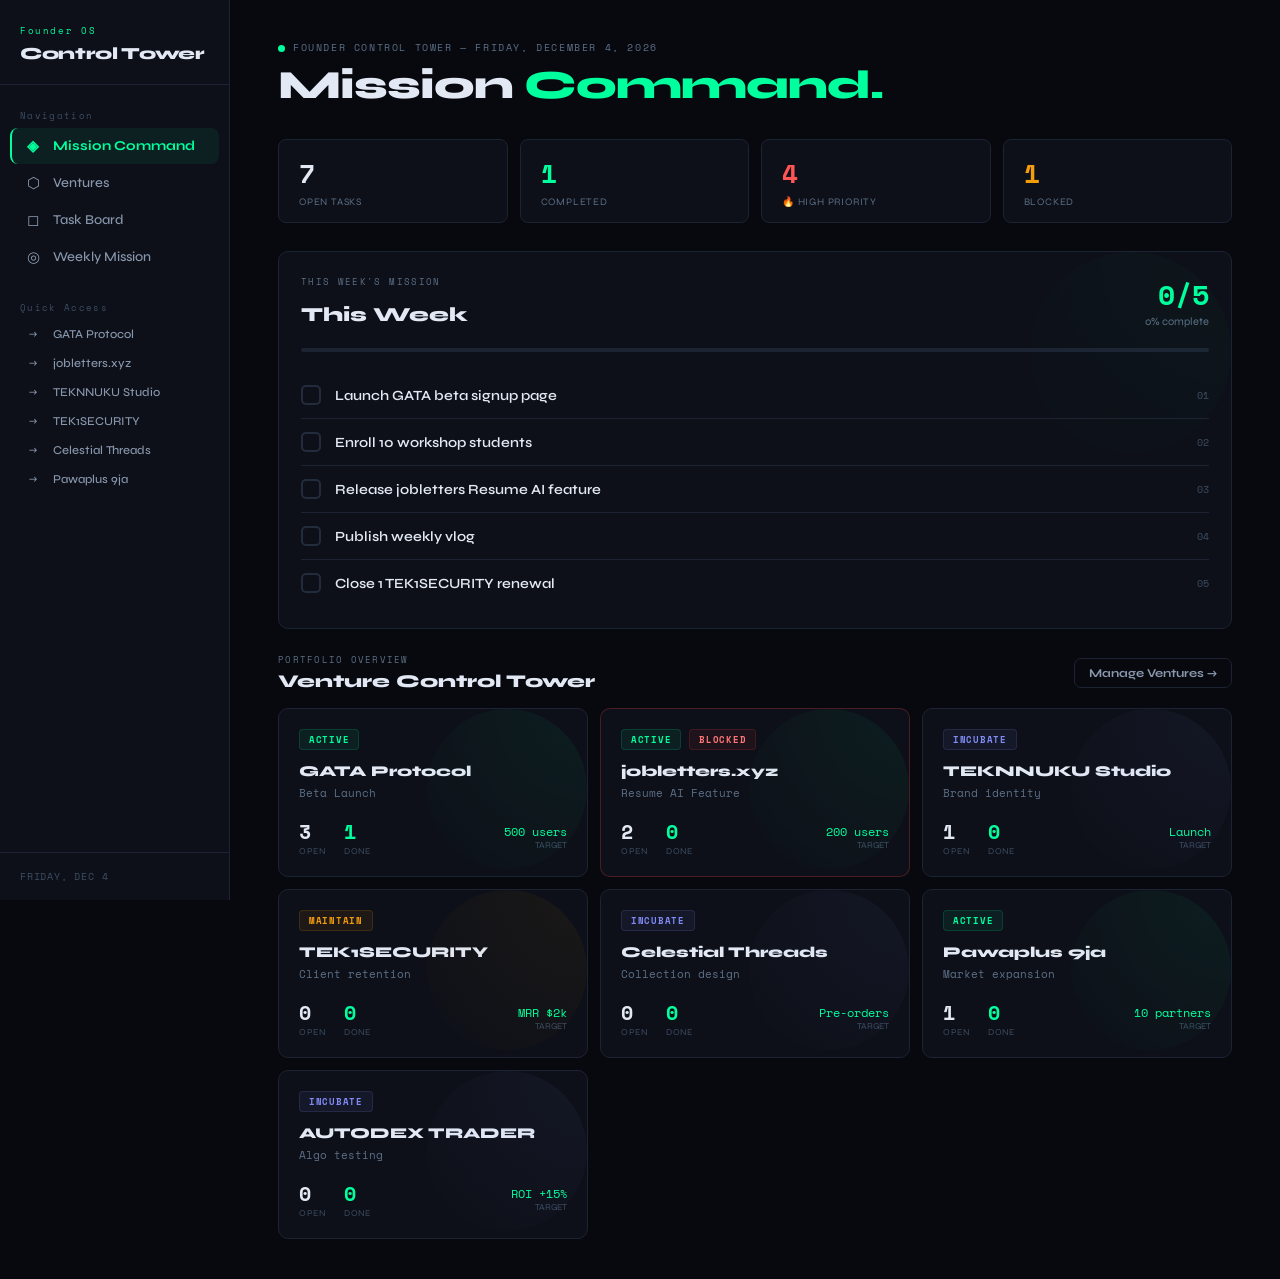
<file: index.html>
<!DOCTYPE html>
<html lang="en">
<head>
<meta charset="UTF-8"/>
<meta name="viewport" content="width=device-width,initial-scale=1.0"/>
<title>Founder OS — Control Tower</title>
<link rel="preconnect" href="https://fonts.googleapis.com"/>
<link rel="preconnect" href="https://fonts.gstatic.com" crossorigin/>
<link href="https://fonts.googleapis.com/css2?family=Space+Mono:wght@400;700&family=Syne:wght@400;600;700;800&display=swap" rel="stylesheet"/>
<style>
*,*::before,*::after{box-sizing:border-box;margin:0;padding:0}
:root{
  --bg:#07090e;--surface:#0d1018;--surface2:#12161f;--surface3:#181d28;
  --border:#1c2333;--border2:#232c3d;
  --accent:#00ff9d;--accent-dim:#00cc7a;
  --danger:#ff4444;--warn:#f59e0b;--purple:#818cf8;
  --text:#e2e8f4;--muted:#3d4d63;--muted2:#5c6f87;--muted3:#8897ad;
  --font-head:'Syne',sans-serif;--font-mono:'Space Mono',monospace;
  --radius:10px;--sidebar-w:230px;
}
html{scroll-behavior:smooth}
body{font-family:var(--font-head);background:var(--bg);color:var(--text);min-height:100vh;overflow-x:hidden}
::-webkit-scrollbar{width:4px;height:4px}
::-webkit-scrollbar-track{background:var(--bg)}
::-webkit-scrollbar-thumb{background:var(--border2);border-radius:2px}

@keyframes fadeUp{from{opacity:0;transform:translateY(12px)}to{opacity:1;transform:translateY(0)}}
@keyframes spin{to{transform:rotate(360deg)}}
@keyframes pulseDot{0%,100%{opacity:1;transform:scale(1)}50%{opacity:.4;transform:scale(.7)}}
@keyframes fadeIn{from{opacity:0}to{opacity:1}}

.fade-up{animation:fadeUp .35s ease both}
.fade-up-2{animation:fadeUp .35s .07s ease both}
.fade-up-3{animation:fadeUp .35s .14s ease both}
.fade-up-4{animation:fadeUp .35s .21s ease both}

/* Layout */
.app{display:flex;min-height:100vh}
.sidebar{
  width:var(--sidebar-w);background:var(--surface);border-right:1px solid var(--border);
  position:fixed;top:0;left:0;bottom:0;display:flex;flex-direction:column;z-index:200;
  transition:transform .2s ease;
}
.sb-brand{padding:24px 20px 20px;border-bottom:1px solid var(--border)}
.sb-tag{font-family:var(--font-mono);font-size:9px;color:var(--accent);letter-spacing:.18em;margin-bottom:6px}
.sb-name{font-weight:800;font-size:17px;letter-spacing:-.02em}
.sb-nav{flex:1;padding:14px 10px;overflow-y:auto}
.sb-section{font-family:var(--font-mono);font-size:9px;color:var(--muted);letter-spacing:.15em;padding:10px 10px 6px}
.nav-btn{
  display:flex;align-items:center;gap:11px;width:100%;padding:9px 12px;margin-bottom:1px;
  border-radius:8px;border:none;border-left:2px solid transparent;background:transparent;
  color:var(--muted3);font-family:var(--font-head);font-weight:500;font-size:13.5px;
  cursor:pointer;text-align:left;transition:all .15s ease;
}
.nav-btn:hover{background:var(--surface2);color:var(--text)}
.nav-btn.active{background:#00ff9d10;color:var(--accent);border-left-color:var(--accent);font-weight:700}
.nav-icon{font-size:15px;width:18px;text-align:center;flex-shrink:0}
.sb-footer{padding:16px 20px;border-top:1px solid var(--border);font-family:var(--font-mono);font-size:10px;color:var(--muted);letter-spacing:.08em}

.main{margin-left:var(--sidebar-w);flex:1;padding:40px 48px;min-height:100vh}

/* Mobile */
.topbar{display:none;position:fixed;top:0;left:0;right:0;height:56px;background:var(--surface);border-bottom:1px solid var(--border);z-index:300;align-items:center;padding:0 16px;justify-content:space-between}
.topbar-brand{font-weight:800;font-size:15px}
.hamburger{background:none;border:none;color:var(--text);font-size:22px;cursor:pointer;padding:6px;line-height:1}
.mobile-nav{display:none;position:fixed;bottom:0;left:0;right:0;background:var(--surface);border-top:1px solid var(--border);z-index:200;padding:8px 0 14px}
.mobile-nav-items{display:flex}
.mnav-btn{flex:1;display:flex;flex-direction:column;align-items:center;gap:4px;background:none;border:none;color:var(--muted);cursor:pointer;padding:4px 0;font-family:var(--font-head);font-size:9px;font-weight:700;letter-spacing:.05em;transition:color .15s}
.mnav-btn.active{color:var(--accent)}
.mnav-icon{font-size:19px}
.sb-overlay{display:none;position:fixed;inset:0;background:#000a;z-index:150}

/* Cards */
.card{background:var(--surface);border:1px solid var(--border);border-radius:var(--radius);padding:22px}
.card-label{font-family:var(--font-mono);font-size:9px;color:var(--muted2);letter-spacing:.15em;text-transform:uppercase;margin-bottom:14px}

/* Page header */
.page-sup{font-family:var(--font-mono);font-size:10px;color:var(--muted2);letter-spacing:.16em;text-transform:uppercase;margin-bottom:8px}
.page-title{font-weight:800;font-size:clamp(26px,4vw,40px);letter-spacing:-.025em;line-height:1.1}
.accent{color:var(--accent)}
.page-header{margin-bottom:32px}

/* Stat row */
.stat-row{display:flex;gap:12px;flex-wrap:wrap;margin-bottom:28px}
.stat-chip{background:var(--surface);border:1px solid var(--border);border-radius:8px;padding:14px 20px;display:flex;flex-direction:column;gap:4px;flex:1;min-width:110px}
.chip-val{font-family:var(--font-mono);font-size:26px;font-weight:700}
.chip-lbl{font-size:10px;color:var(--muted2);letter-spacing:.08em;text-transform:uppercase}

/* Buttons */
.btn{cursor:pointer;font-family:var(--font-head);font-weight:700;border-radius:7px;border:none;transition:all .15s ease;display:inline-flex;align-items:center;gap:7px;white-space:nowrap}
.btn-sm{padding:7px 14px;font-size:12px}
.btn-md{padding:10px 20px;font-size:13px}
.btn-lg{padding:13px 26px;font-size:14px}
.btn-primary{background:var(--accent);color:#000;letter-spacing:.03em}
.btn-primary:hover{background:var(--accent-dim);transform:translateY(-1px)}
.btn-ghost{background:transparent;border:1px solid var(--border);color:var(--muted3)}
.btn-ghost:hover{border-color:var(--border2);color:var(--text)}
.btn-danger{background:transparent;border:1px solid #ff444428;color:var(--danger)}
.btn-danger:hover{background:#ff444412}

/* Form */
input,textarea,select{background:var(--surface2);border:1px solid var(--border);color:var(--text);font-family:var(--font-mono);font-size:12px;border-radius:7px;padding:10px 14px;outline:none;width:100%;transition:border-color .15s,box-shadow .15s}
input:focus,textarea:focus,select:focus{border-color:var(--accent);box-shadow:0 0 0 3px #00ff9d14}
input::placeholder,textarea::placeholder{color:var(--muted)}
select option{background:var(--surface2)}
textarea{resize:vertical;line-height:1.7}
.form-row{display:flex;gap:10px;flex-wrap:wrap}
.form-group{display:flex;flex-direction:column;gap:6px;flex:1;min-width:160px}
.form-label{font-family:var(--font-mono);font-size:10px;color:var(--muted2);letter-spacing:.1em}

/* Tags */
.tag{display:inline-flex;align-items:center;font-family:var(--font-mono);font-size:9px;font-weight:700;letter-spacing:.08em;padding:3px 9px;border-radius:4px;text-transform:uppercase}
.tag-active{background:#00ff9d12;color:var(--accent);border:1px solid #00ff9d25}
.tag-maintain{background:#f59e0b12;color:var(--warn);border:1px solid #f59e0b25}
.tag-incubate{background:#818cf812;color:var(--purple);border:1px solid #818cf825}
.tag-blocked{background:#ff444412;color:#ff7777;border:1px solid #ff444428}
.tag-done{background:#00ff9d10;color:var(--accent);border:1px solid #00ff9d20}
.tag-pending{background:#ffffff08;color:var(--muted3);border:1px solid var(--border)}

/* Progress */
.prog-track{height:4px;background:var(--border);border-radius:2px;overflow:hidden}
.prog-fill{height:100%;border-radius:2px;background:linear-gradient(90deg,var(--accent),#00ccff);transition:width .6s cubic-bezier(.4,0,.2,1)}

/* Venture card */
.v-card{background:var(--surface);border:1px solid var(--border);border-radius:var(--radius);padding:20px;cursor:pointer;position:relative;overflow:hidden;transition:border-color .15s,transform .15s}
.v-card:hover{transform:translateY(-2px)}
.v-glow{position:absolute;top:0;right:0;width:160px;height:160px;pointer-events:none;border-radius:50%;transition:opacity .15s}
.v-name{font-weight:800;font-size:15px;margin-bottom:5px}
.v-obj{font-family:var(--font-mono);font-size:11px;color:var(--muted2);margin-bottom:16px}
.v-stats{display:flex;gap:18px;align-items:center}
.v-stat-val{font-family:var(--font-mono);font-size:20px;font-weight:700}
.v-stat-lbl{font-size:9px;color:var(--muted);letter-spacing:.1em}
.v-metric{margin-left:auto;text-align:right}
.v-metric-val{font-family:var(--font-mono);font-size:12px;color:var(--accent)}
.v-metric-lbl{font-size:9px;color:var(--muted)}

/* Task item */
.task-item{display:flex;align-items:center;gap:13px;background:var(--surface);border:1px solid var(--border);border-radius:8px;padding:13px 16px;transition:border-color .15s,opacity .15s}
.task-item.done{opacity:.5}
.task-item:hover{border-color:var(--border2)}
.task-title{flex:1;font-weight:600;font-size:14px}
.task-item.done .task-title{text-decoration:line-through;color:var(--muted)}
.task-actions{display:flex;gap:8px;align-items:center;opacity:0;transition:opacity .15s}
.task-item:hover .task-actions{opacity:1}

/* Checkbox */
.chk{width:20px;height:20px;border:2px solid var(--border2);border-radius:5px;flex-shrink:0;display:flex;align-items:center;justify-content:center;cursor:pointer;transition:all .15s}
.chk.on{background:var(--accent);border-color:var(--accent)}
.chk.on::after{content:'✓';font-size:12px;color:#000;font-weight:900}
.chk:hover:not(.on){border-color:var(--accent)}

/* Mission item */
.m-item{display:flex;align-items:center;gap:14px;padding:13px 0;border-bottom:1px solid var(--border);cursor:pointer}
.m-item:last-child{border-bottom:none}
.m-item.done .m-text{text-decoration:line-through;color:var(--muted)}
.m-text{font-weight:600;font-size:14px;flex:1}
.m-num{font-family:var(--font-mono);font-size:10px;color:var(--muted);margin-left:auto}

/* Table */
.dtable{width:100%;border-collapse:collapse}
.dtable th{text-align:left;padding:10px 14px;font-family:var(--font-mono);font-size:9px;color:var(--muted2);letter-spacing:.14em;text-transform:uppercase;border-bottom:1px solid var(--border);white-space:nowrap}
.dtable td{padding:13px 14px;border-bottom:1px solid var(--border);font-size:13.5px;vertical-align:middle}
.dtable tr:last-child td{border-bottom:none}
.dtable tbody tr{transition:background .15s}
.dtable tbody tr:hover{background:var(--surface2)}

/* Filter pill */
.fpill{padding:6px 15px;border-radius:6px;border:1px solid var(--border);background:transparent;color:var(--muted2);font-family:var(--font-head);font-weight:700;font-size:11px;letter-spacing:.06em;cursor:pointer;transition:all .15s}
.fpill:hover{border-color:var(--border2);color:var(--text)}
.fpill.on{border-color:var(--accent);background:#00ff9d12;color:var(--accent)}

/* Section header */
.sec-header{display:flex;justify-content:space-between;align-items:center;margin-bottom:16px;flex-wrap:wrap;gap:10px}
.sec-title{font-weight:800;font-size:18px}
.sec-sup{font-family:var(--font-mono);font-size:9px;color:var(--muted2);letter-spacing:.14em;margin-bottom:4px}

/* Grid */
.grid3{display:grid;grid-template-columns:repeat(auto-fill,minmax(240px,1fr));gap:12px}
.grid2{display:grid;grid-template-columns:repeat(auto-fill,minmax(300px,1fr));gap:14px}

/* Utils */
.flex{display:flex}.items-c{align-items:center}.jc-between{justify-content:space-between}
.gap-8{gap:8px}.gap-12{gap:12px}.gap-16{gap:16px}.flex-1{flex:1}.flex-wrap{flex-wrap:wrap}
.mb-8{margin-bottom:8px}.mb-12{margin-bottom:12px}.mb-16{margin-bottom:16px}
.mb-20{margin-bottom:20px}.mb-24{margin-bottom:24px}.mb-32{margin-bottom:32px}
.mt-8{margin-top:8px}.mt-12{margin-top:12px}.mt-16{margin-top:16px}.mt-20{margin-top:20px}
.overflow-x{overflow-x:auto}
.live-dot{width:7px;height:7px;border-radius:50%;background:var(--accent);animation:pulseDot 2s ease-in-out infinite;flex-shrink:0;display:inline-block}
.back-btn{display:inline-flex;align-items:center;gap:8px;background:none;border:none;color:var(--muted2);font-family:var(--font-head);font-size:13px;cursor:pointer;margin-bottom:22px;padding:0;transition:color .15s}
.back-btn:hover{color:var(--text)}
.spinner{width:22px;height:22px;border:2px solid var(--border);border-top-color:var(--accent);border-radius:50%;animation:spin .8s linear infinite}
.loading-state{display:flex;align-items:center;justify-content:center;gap:12px;padding:60px;color:var(--muted2);font-family:var(--font-mono);font-size:12px}
.empty-state{text-align:center;padding:60px 20px;color:var(--muted)}
.empty-icon{font-size:36px;margin-bottom:14px;opacity:.4}
.empty-text{font-family:var(--font-mono);font-size:12px}
.divider{height:1px;background:var(--border);margin:24px 0}

/* Toast */
.toast-wrap{position:fixed;bottom:24px;right:24px;z-index:9999;display:flex;flex-direction:column;gap:8px}
.toast{background:var(--surface);border:1px solid var(--border);border-left:3px solid var(--accent);border-radius:8px;padding:12px 18px;font-family:var(--font-mono);font-size:12px;color:var(--text);animation:fadeUp .3s ease both;min-width:240px;transition:opacity .3s,transform .3s}
.toast.err{border-left-color:var(--danger)}

/* Workflow */
.wf-step{display:flex;gap:16px;align-items:flex-start;padding:14px 0;border-bottom:1px solid var(--border)}
.wf-step:last-child{border-bottom:none}
.wf-num{font-family:var(--font-mono);font-size:11px;color:var(--accent);flex-shrink:0;padding-top:2px;min-width:60px}
.wf-desc{font-size:14px;color:var(--muted3);line-height:1.5}

/* Firebase notice */
.fb-notice{background:#f59e0b10;border:1px solid #f59e0b30;border-radius:var(--radius);padding:16px 20px;margin-bottom:24px;font-family:var(--font-mono);font-size:11px;color:#f59e0b;line-height:1.7}

/* Responsive */
@media(max-width:768px){
  .sidebar{transform:translateX(-100%)}
  .sidebar.open{transform:translateX(0)}
  .topbar{display:flex}
  .mobile-nav{display:block}
  .main{margin-left:0;padding:76px 16px 90px}
  .stat-chip{min-width:90px}
  .grid2,.grid3{grid-template-columns:1fr}
  .dtable th:nth-child(4),.dtable td:nth-child(4){display:none}
}
</style>
</head>
<body>

<div class="app">

  <!-- Sidebar -->
  <aside class="sidebar" id="sidebar">
    <div class="sb-brand">
      <div class="sb-tag">Founder OS</div>
      <div class="sb-name">Control Tower</div>
    </div>
    <nav class="sb-nav">
      <div class="sb-section">Navigation</div>
      <button class="nav-btn active" data-page="dashboard"><span class="nav-icon">◈</span>Mission Command</button>
      <button class="nav-btn" data-page="ventures"><span class="nav-icon">⬡</span>Ventures</button>
      <button class="nav-btn" data-page="tasks"><span class="nav-icon">◻</span>Task Board</button>
      <button class="nav-btn" data-page="mission"><span class="nav-icon">◎</span>Weekly Mission</button>
      <div class="sb-section" style="margin-top:16px">Quick Access</div>
      <div id="quickLinks"></div>
    </nav>
    <div class="sb-footer" id="sidebarDate"></div>
  </aside>

  <div class="sb-overlay" id="overlay"></div>

  <!-- Mobile top bar -->
  <div class="topbar">
    <span class="topbar-brand">Founder OS</span>
    <button class="hamburger" id="menuBtn">☰</button>
  </div>

  <!-- Main -->
  <main class="main" id="main">
    <div class="loading-state"><div class="spinner"></div><span>Initializing Founder OS...</span></div>
  </main>

</div>

<!-- Mobile bottom nav -->
<nav class="mobile-nav">
  <div class="mobile-nav-items">
    <button class="mnav-btn active" data-page="dashboard"><span class="mnav-icon">◈</span>Dashboard</button>
    <button class="mnav-btn" data-page="ventures"><span class="mnav-icon">⬡</span>Ventures</button>
    <button class="mnav-btn" data-page="tasks"><span class="mnav-icon">◻</span>Tasks</button>
    <button class="mnav-btn" data-page="mission"><span class="mnav-icon">◎</span>Mission</button>
  </div>
</nav>

<!-- Toast container -->
<div class="toast-wrap" id="toasts"></div>

<script>
// ═══════════════════════════════════════════════════════════
//  FOUNDER OS — Single File App
//  All data uses localStorage by default.
//  To connect Firebase: fill in FIREBASE_CONFIG below.
// ═══════════════════════════════════════════════════════════

// ── Firebase Config ──────────────────────────────────────────
// Paste your Firebase project config here to enable cloud sync.
// Leave as-is to use localStorage (works fine for personal use).
const firebaseConfig = {
  apiKey:            "AIzaSyC78w7fvmlZK6fzg0Xpwq99DNDrcFURpj8",
  authDomain:        "founderos-c69cc.firebaseapp.com",
  projectId:         "founderos-c69cc",
  storageBucket:     "founderos-c69cc.firebasestorage.app",
  messagingSenderId: "555326494817",
  appId:             "1:555326494817:web:db434257de276dfbb07220"
};
// ─────────────────────────────────────────────────────────────

// ── Default seed data ─────────────────────────────────────────
const SEED = {
  ventures:[
    {id:"gata",      name:"GATA Protocol",    state:"Active",   currentObjective:"Beta Launch",        weeklyOutcome:"Signup page live",      keyMetric:"500 users",   blocked:false},
    {id:"jobletters",name:"jobletters.xyz",    state:"Active",   currentObjective:"Resume AI Feature",  weeklyOutcome:"AI draft live",         keyMetric:"200 users",   blocked:true},
    {id:"teknnuku",  name:"TEKNNUKU Studio",   state:"Incubate", currentObjective:"Brand identity",     weeklyOutcome:"Logo + site live",      keyMetric:"Launch",      blocked:false},
    {id:"tek1sec",   name:"TEK1SECURITY",      state:"Maintain", currentObjective:"Client retention",   weeklyOutcome:"3 renewals closed",     keyMetric:"MRR $2k",     blocked:false},
    {id:"celestial", name:"Celestial Threads", state:"Incubate", currentObjective:"Collection design",  weeklyOutcome:"5 designs done",        keyMetric:"Pre-orders",  blocked:false},
    {id:"pawaplus",  name:"Pawaplus 9ja",      state:"Active",   currentObjective:"Market expansion",   weeklyOutcome:"Partner deals signed",  keyMetric:"10 partners", blocked:false},
    {id:"autodex",   name:"AUTODEX TRADER",    state:"Incubate", currentObjective:"Algo testing",       weeklyOutcome:"Backtest results",      keyMetric:"ROI +15%",    blocked:false},
  ],
  tasks:[
    {id:"t1",ventureId:"gata",      title:"Finish GATANow UI",               priority:"high",   completed:false,createdAt:Date.now()-7000},
    {id:"t2",ventureId:"gata",      title:"Build community onboarding flow",  priority:"high",   completed:false,createdAt:Date.now()-6000},
    {id:"t3",ventureId:"gata",      title:"Fix GATA token integration",       priority:"medium", completed:false,createdAt:Date.now()-5000},
    {id:"t4",ventureId:"gata",      title:"Finish service listing system",    priority:"low",    completed:true, createdAt:Date.now()-4000},
    {id:"t5",ventureId:"jobletters",title:"Resume AI integration",            priority:"high",   completed:false,createdAt:Date.now()-3000},
    {id:"t6",ventureId:"jobletters",title:"Landing page redesign",            priority:"medium", completed:false,createdAt:Date.now()-2000},
    {id:"t7",ventureId:"teknnuku",  title:"Create website wireframes",        priority:"low",    completed:false,createdAt:Date.now()-1000},
    {id:"t8",ventureId:"pawaplus",  title:"Draft partner agreement",          priority:"high",   completed:false,createdAt:Date.now()},
  ],
  mission:{week:"This Week",outcomes:["Launch GATA beta signup page","Enroll 10 workshop students","Release jobletters Resume AI feature","Publish weekly vlog","Close 1 TEK1SECURITY renewal"],checked:{}}
};

// ── LocalStorage DB ───────────────────────────────────────────
const LS = "founder_os_v3";
function lsLoad(){try{const r=localStorage.getItem(LS);return r?JSON.parse(r):JSON.parse(JSON.stringify(SEED))}catch{return JSON.parse(JSON.stringify(SEED))}}
function lsSave(d){try{localStorage.setItem(LS,JSON.stringify(d))}catch(e){console.warn("LS save failed",e)}}
function uid(){return Math.random().toString(36).slice(2,10)}

// ── DB API (localStorage) ─────────────────────────────────────
const DB = {
  getVentures(){return lsLoad().ventures},
  addVenture(d){const s=lsLoad();const v={id:uid(),...d};s.ventures.push(v);lsSave(s);return v},
  updateVenture(id,d){const s=lsLoad();s.ventures=s.ventures.map(v=>v.id===id?{...v,...d}:v);lsSave(s)},
  deleteVenture(id){const s=lsLoad();s.ventures=s.ventures.filter(v=>v.id!==id);s.tasks=s.tasks.filter(t=>t.ventureId!==id);lsSave(s)},
  getTasks(vid){const s=lsLoad();return vid?s.tasks.filter(t=>t.ventureId===vid):s.tasks},
  addTask(d){const s=lsLoad();const t={id:uid(),...d,completed:false,createdAt:Date.now()};s.tasks.push(t);lsSave(s);return t},
  updateTask(id,d){const s=lsLoad();s.tasks=s.tasks.map(t=>t.id===id?{...t,...d}:t);lsSave(s)},
  deleteTask(id){const s=lsLoad();s.tasks=s.tasks.filter(t=>t.id!==id);lsSave(s)},
  getMission(){return lsLoad().mission},
  saveMission(d){const s=lsLoad();s.mission=d;lsSave(s)},
  updateChecked(checked){const s=lsLoad();s.mission.checked=checked;lsSave(s)},
};

// ── Toast ─────────────────────────────────────────────────────
function toast(msg,type){
  const c=document.getElementById("toasts");
  const el=document.createElement("div");
  el.className="toast"+(type==="err"?" err":"");
  el.textContent=msg;
  c.appendChild(el);
  setTimeout(()=>{el.style.opacity="0";el.style.transform="translateY(6px)"},2200);
  setTimeout(()=>el.remove(),2600);
}

// ── Navigation ────────────────────────────────────────────────
let currentVentureId=null;

function navigate(page,vid){
  if(vid)currentVentureId=vid;

  // Update nav buttons
  document.querySelectorAll(".nav-btn,[data-page]").forEach(el=>{
    if(el.dataset.page)el.classList.toggle("active",el.dataset.page===page);
  });

  // Close mobile sidebar
  document.getElementById("sidebar").classList.remove("open");
  document.getElementById("overlay").style.display="none";

  const main=document.getElementById("main");
  main.innerHTML='<div class="loading-state"><div class="spinner"></div><span>Loading...</span></div>';

  // Render selected page
  try{
    if(page==="dashboard") renderDashboard(main);
    else if(page==="ventures") renderVentures(main);
    else if(page==="tasks") renderTasks(main);
    else if(page==="mission") renderMission(main);
    else if(page==="board") renderBoard(main,currentVentureId);
  }catch(err){
    console.error(err);
    main.innerHTML='<div class="loading-state" style="color:var(--danger)">Error rendering page — check console.</div>';
  }
}

// ── Priority config ───────────────────────────────────────────
const PRI={
  high:  {icon:"🔥",label:"High Impact",cls:"priority-high",  color:"#ff5555"},
  medium:{icon:"⚡",label:"Medium",      cls:"priority-medium",color:"#f59e0b"},
  low:   {icon:"·", label:"Low",         cls:"priority-low",   color:"#5c6f87"},
};
const STATE_TAG={Active:"tag-active",Maintain:"tag-maintain",Incubate:"tag-incubate"};
const STATE_GLOW={Active:"#00ff9d",Maintain:"#f59e0b",Incubate:"#818cf8"};

// ══════════════════════════════════════════════════════════════
//  DASHBOARD
// ══════════════════════════════════════════════════════════════
function renderDashboard(el){
  const mission=DB.getMission();
  const ventures=DB.getVentures();
  const allTasks=DB.getTasks();
  const checked=mission.checked||{};
  const total=mission.outcomes?mission.outcomes.length:0;
  const doneCount=Object.values(checked).filter(Boolean).length;
  const pct=total?Math.round((doneCount/total)*100):0;

  const openByV={},doneByV={};
  allTasks.forEach(t=>{
    openByV[t.ventureId]=(openByV[t.ventureId]||0)+(t.completed?0:1);
    doneByV[t.ventureId]=(doneByV[t.ventureId]||0)+(t.completed?1:0);
  });

  const totalOpen=allTasks.filter(t=>!t.completed).length;
  const totalDone=allTasks.filter(t=>t.completed).length;
  const highOpen=allTasks.filter(t=>!t.completed&&t.priority==="high").length;
  const blocked=ventures.filter(v=>v.blocked).length;

  el.innerHTML=`
  <div>
    <div class="page-header fade-up">
      <div class="page-sup"><span class="live-dot" style="margin-right:8px;vertical-align:middle"></span>FOUNDER CONTROL TOWER — ${new Date().toLocaleDateString("en-US",{weekday:"long",month:"long",day:"numeric",year:"numeric"}).toUpperCase()}</div>
      <h1 class="page-title">Mission <span class="accent">Command.</span></h1>
    </div>

    <div class="stat-row fade-up-2">
      <div class="stat-chip"><span class="chip-val">${totalOpen}</span><span class="chip-lbl">Open Tasks</span></div>
      <div class="stat-chip"><span class="chip-val" style="color:var(--accent)">${totalDone}</span><span class="chip-lbl">Completed</span></div>
      <div class="stat-chip"><span class="chip-val" style="color:#ff5555">${highOpen}</span><span class="chip-lbl">🔥 High Priority</span></div>
      <div class="stat-chip"><span class="chip-val" style="color:var(--warn)">${blocked}</span><span class="chip-lbl">Blocked</span></div>
    </div>

    <div class="card fade-up-3 mb-24" style="position:relative;overflow:hidden">
      <div style="position:absolute;top:0;right:0;width:200px;height:200px;background:radial-gradient(circle at top right,#00ff9d07,transparent);pointer-events:none;border-radius:50%"></div>
      <div class="flex jc-between items-c mb-20">
        <div>
          <div class="card-label">THIS WEEK'S MISSION</div>
          <h2 style="font-weight:800;font-size:20px">${mission.week||"Weekly Outcomes"}</h2>
        </div>
        <div style="text-align:right">
          <div style="font-family:var(--font-mono);font-size:28px;font-weight:700;color:var(--accent)" id="mProg">${doneCount}/${total}</div>
          <div style="font-size:11px;color:var(--muted2)" id="mPct">${pct}% complete</div>
        </div>
      </div>
      <div class="prog-track mb-20"><div class="prog-fill" id="mBar" style="width:${pct}%"></div></div>
      <div id="mList">
        ${total===0?`<div class="empty-state"><div class="empty-icon">◎</div><div class="empty-text">No mission set yet.</div><button class="btn btn-sm btn-primary" style="margin-top:12px" onclick="navigate('mission')">Set Weekly Mission →</button></div>`
        :(mission.outcomes||[]).map((o,i)=>`
          <div class="m-item${checked[i]?' done':''}" data-mi="${i}">
            <div class="chk${checked[i]?' on':''}" data-mc="${i}"></div>
            <span class="m-text">${o}</span>
            <span class="m-num">${String(i+1).padStart(2,"0")}</span>
          </div>`).join("")}
      </div>
    </div>

    <div class="fade-up-4">
      <div class="sec-header">
        <div>
          <div class="sec-sup">PORTFOLIO OVERVIEW</div>
          <h2 class="sec-title">Venture Control Tower</h2>
        </div>
        <button class="btn btn-sm btn-ghost" onclick="navigate('ventures')">Manage Ventures →</button>
      </div>
      <div class="grid3">
        ${ventures.map(v=>{
          const open=openByV[v.id]||0,done=doneByV[v.id]||0;
          const glow=STATE_GLOW[v.state]||"#00ff9d";
          const tagCls=STATE_TAG[v.state]||"tag-active";
          return `<div class="v-card" onclick="navigate('board','${v.id}')" style="${v.blocked?'border-color:#ff444440':''}">
            <div class="v-glow" style="background:radial-gradient(circle at top right,${glow},transparent);opacity:.06"></div>
            <div class="flex gap-8 mb-12 flex-wrap"><span class="tag ${tagCls}">${v.state}</span>${v.blocked?'<span class="tag tag-blocked">Blocked</span>':''}</div>
            <div class="v-name">${v.name}</div>
            <div class="v-obj">${v.currentObjective||"—"}</div>
            <div class="v-stats">
              <div><div class="v-stat-val">${open}</div><div class="v-stat-lbl">OPEN</div></div>
              <div><div class="v-stat-val" style="color:var(--accent)">${done}</div><div class="v-stat-lbl">DONE</div></div>
              <div class="v-metric"><div class="v-metric-val">${v.keyMetric||"—"}</div><div class="v-metric-lbl">TARGET</div></div>
            </div>
          </div>`;
        }).join("")}
      </div>
    </div>
  </div>`;

  // Mission checkbox events
  el.querySelectorAll("[data-mc]").forEach(box=>{
    box.addEventListener("click",e=>{
      e.stopPropagation();
      const i=parseInt(box.dataset.mc);
      checked[i]=!checked[i];
      box.classList.toggle("on",checked[i]);
      box.closest(".m-item").classList.toggle("done",checked[i]);
      const nd=Object.values(checked).filter(Boolean).length;
      const np=total?Math.round((nd/total)*100):0;
      document.getElementById("mProg").textContent=`${nd}/${total}`;
      document.getElementById("mPct").textContent=`${np}% complete`;
      document.getElementById("mBar").style.width=np+"%";
      DB.updateChecked({...checked});
    });
  });

  // Venture card hover
  el.querySelectorAll(".v-card").forEach(card=>{
    const vid=card.getAttribute("onclick").match(/'board','(.+?)'/)[1];
    const v=ventures.find(x=>x.id===vid);
    if(!v)return;
    const glow=STATE_GLOW[v.state]||"#00ff9d";
    card.addEventListener("mouseenter",()=>{card.style.borderColor=v.blocked?"#ff444440":glow+"60"});
    card.addEventListener("mouseleave",()=>{card.style.borderColor=v.blocked?"#ff444440":"var(--border)"});
  });

  // Quick links
  populateQuickLinks(ventures);
}

// ══════════════════════════════════════════════════════════════
//  BOARD (per-venture task board)
// ══════════════════════════════════════════════════════════════
function renderBoard(el,vid){
  const ventures=DB.getVentures();
  const v=ventures.find(x=>x.id===vid);
  if(!v){el.innerHTML='<div class="empty-state"><div class="empty-text">Venture not found.</div></div>';return}

  let tasks=DB.getTasks(vid);
  let fStatus="all",fPri="all";

  const glow=STATE_GLOW[v.state]||"#00ff9d";
  const tagCls=STATE_TAG[v.state]||"tag-active";

  function getFiltered(){
    let f=[...tasks];
    if(fStatus==="pending")f=f.filter(t=>!t.completed);
    if(fStatus==="done")f=f.filter(t=>t.completed);
    if(fPri!=="all")f=f.filter(t=>t.priority===fPri);
    const po={high:0,medium:1,low:2};
    return f.sort((a,b)=>(po[a.priority]||1)-(po[b.priority]||1));
  }

  function renderList(){
    const list=document.getElementById("tList");
    if(!list)return;
    const filtered=getFiltered();
    if(filtered.length===0){list.innerHTML='<div class="empty-state"><div class="empty-icon">◻</div><div class="empty-text">No tasks match filter.</div></div>';return}
    list.innerHTML=filtered.map(t=>{
      const p=PRI[t.priority]||PRI.medium;
      return `<div class="task-item${t.completed?" done":""}" data-tid="${t.id}">
        <div class="chk${t.completed?" on":""}" data-toggle="${t.id}"></div>
        <span style="font-size:16px;flex-shrink:0">${p.icon}</span>
        <span class="task-title">${t.title}</span>
        <span style="font-family:var(--font-mono);font-size:10px;color:${p.color};flex-shrink:0">${p.label}</span>
        <div class="task-actions">
          <span class="tag ${t.completed?"tag-done":"tag-pending"}">${t.completed?"Done":"Pending"}</span>
          <button class="btn btn-sm btn-danger" data-del="${t.id}">✕</button>
        </div>
      </div>`;
    }).join("");

    list.querySelectorAll("[data-toggle]").forEach(b=>{
      b.addEventListener("click",()=>{
        const t=tasks.find(x=>x.id===b.dataset.toggle);if(!t)return;
        t.completed=!t.completed;
        DB.updateTask(t.id,{completed:t.completed});
        updateStats();renderList();
        toast(t.completed?"✓ Task completed":"Task reopened");
      });
    });
    list.querySelectorAll("[data-del]").forEach(b=>{
      b.addEventListener("click",()=>{
        const t=tasks.find(x=>x.id===b.dataset.del);
        if(!confirm(`Delete "${t?.title}"?`))return;
        DB.deleteTask(b.dataset.del);
        tasks=tasks.filter(x=>x.id!==b.dataset.del);
        updateStats();renderList();toast("Task deleted");
      });
    });
  }

  function updateStats(){
    const so=document.getElementById("sOpen"),sd=document.getElementById("sDone");
    if(so)so.textContent=tasks.filter(t=>!t.completed).length;
    if(sd)sd.textContent=tasks.filter(t=>t.completed).length;
  }

  el.innerHTML=`
  <div>
    <button class="back-btn" onclick="navigate('dashboard')">← Back to Dashboard</button>
    <div class="page-header fade-up">
      <div class="flex gap-8 mb-8 flex-wrap">
        <span class="tag ${tagCls}">${v.state}</span>
        ${v.blocked?'<span class="tag tag-blocked">Blocked</span>':''}
      </div>
      <div class="flex jc-between items-c flex-wrap gap-12">
        <h1 class="page-title">${v.name}</h1>
        <div class="flex gap-12">
          <div class="stat-chip" style="min-width:80px;text-align:center"><span class="chip-val" id="sOpen">${tasks.filter(t=>!t.completed).length}</span><span class="chip-lbl">OPEN</span></div>
          <div class="stat-chip" style="min-width:80px;text-align:center"><span class="chip-val" id="sDone" style="color:var(--accent)">${tasks.filter(t=>t.completed).length}</span><span class="chip-lbl">DONE</span></div>
        </div>
      </div>
      <div style="font-family:var(--font-mono);font-size:11px;color:var(--muted2);margin-top:8px">${v.currentObjective||"—"} · ${v.weeklyOutcome||"—"} · <span style="color:var(--accent)">${v.keyMetric||"—"}</span></div>
    </div>

    <div class="card fade-up-2 mb-20">
      <div class="card-label">ADD TASK</div>
      <div class="form-row">
        <div class="form-group" style="flex:3"><input id="tInput" placeholder="Task title..." /></div>
        <div class="form-group" style="flex:1;min-width:150px">
          <select id="tPri"><option value="high">🔥 High Impact</option><option value="medium" selected>⚡ Medium</option><option value="low">· Low</option></select>
        </div>
        <div style="display:flex;align-items:flex-end"><button class="btn btn-md btn-primary" id="addBtn">+ Add Task</button></div>
      </div>
    </div>

    <div class="flex gap-8 mb-16 flex-wrap fade-up-3">
      <button class="fpill on" data-sf="all">ALL</button>
      <button class="fpill" data-sf="pending">PENDING</button>
      <button class="fpill" data-sf="done">DONE</button>
      <div style="width:1px;height:20px;background:var(--border);margin:0 2px;align-self:center"></div>
      <button class="fpill on" data-pf="all">ALL PRIORITY</button>
      <button class="fpill" data-pf="high">🔥 HIGH</button>
      <button class="fpill" data-pf="medium">⚡ MEDIUM</button>
      <button class="fpill" data-pf="low">· LOW</button>
    </div>

    <div id="tList" class="fade-up-4" style="display:flex;flex-direction:column;gap:8px"></div>
  </div>`;

  renderList();

  // Add task
  const doAdd=()=>{
    const title=document.getElementById("tInput").value.trim();
    if(!title){toast("Task title required","err");return}
    const t=DB.addTask({ventureId:vid,title,priority:document.getElementById("tPri").value});
    tasks.push(t);
    document.getElementById("tInput").value="";
    updateStats();renderList();toast("✓ Task added");
  };
  document.getElementById("addBtn").addEventListener("click",doAdd);
  document.getElementById("tInput").addEventListener("keydown",e=>{if(e.key==="Enter")doAdd()});

  // Status filters
  el.querySelectorAll("[data-sf]").forEach(p=>{
    p.addEventListener("click",()=>{
      el.querySelectorAll("[data-sf]").forEach(x=>x.classList.remove("on"));
      p.classList.add("on");fStatus=p.dataset.sf;renderList();
    });
  });
  // Priority filters
  el.querySelectorAll("[data-pf]").forEach(p=>{
    p.addEventListener("click",()=>{
      el.querySelectorAll("[data-pf]").forEach(x=>x.classList.remove("on"));
      p.classList.add("on");fPri=p.dataset.pf;renderList();
    });
  });
}

// ══════════════════════════════════════════════════════════════
//  VENTURES MANAGER
// ══════════════════════════════════════════════════════════════
function renderVentures(el){
  const ventures=DB.getVentures();

  el.innerHTML=`
  <div>
    <div class="page-header fade-up">
      <div class="page-sup">PORTFOLIO MANAGEMENT</div>
      <div class="flex jc-between items-c flex-wrap gap-12">
        <h1 class="page-title">Venture <span class="accent">Manager.</span></h1>
        <button class="btn btn-md btn-primary" id="toggleForm">+ New Venture</button>
      </div>
    </div>

    <div id="addForm" class="card fade-up mb-24" style="display:none;border-color:#00ff9d25">
      <div class="card-label" style="color:var(--accent)">NEW VENTURE</div>
      <div class="form-row mb-12">
        <div class="form-group"><label class="form-label">NAME *</label><input id="vName" placeholder="e.g. AUTODEX TRADER"/></div>
        <div class="form-group"><label class="form-label">STATE</label>
          <select id="vState"><option>Active</option><option>Maintain</option><option>Incubate</option></select>
        </div>
      </div>
      <div class="form-row mb-12">
        <div class="form-group"><label class="form-label">OBJECTIVE</label><input id="vObj" placeholder="e.g. Beta Launch"/></div>
        <div class="form-group"><label class="form-label">WEEKLY OUTCOME</label><input id="vOut" placeholder="e.g. Signup page live"/></div>
        <div class="form-group"><label class="form-label">KEY METRIC</label><input id="vMet" placeholder="e.g. 500 users"/></div>
      </div>
      <label style="display:flex;align-items:center;gap:8px;cursor:pointer;font-family:var(--font-mono);font-size:11px;color:var(--muted2);margin-bottom:16px">
        <input type="checkbox" id="vBlocked" style="width:auto;accent-color:var(--danger)"/> BLOCKED
      </label>
      <div class="flex gap-8">
        <button class="btn btn-md btn-primary" id="saveV">Create Venture</button>
        <button class="btn btn-md btn-ghost" id="cancelV">Cancel</button>
      </div>
    </div>

    <div class="card fade-up-2">
      <div class="card-label">ALL VENTURES (${ventures.length})</div>
      <div class="overflow-x">
        <table class="dtable">
          <thead><tr><th>Venture</th><th>State</th><th>Objective</th><th>Metric</th><th>Actions</th></tr></thead>
          <tbody>
          ${ventures.length===0?`<tr><td colspan="5"><div class="empty-state"><div class="empty-icon">⬡</div><div class="empty-text">No ventures yet.</div></div></td></tr>`
          :ventures.map(v=>`
            <tr>
              <td><div style="font-weight:700;font-size:14px">${v.name}</div>${v.blocked?'<div style="font-family:var(--font-mono);font-size:9px;color:#ff7777;margin-top:2px">BLOCKED</div>':''}</td>
              <td>
                <select class="stSel" data-vid="${v.id}" style="width:auto;padding:5px 10px;font-size:11px">
                  <option${v.state==="Active"?" selected":""}>Active</option>
                  <option${v.state==="Maintain"?" selected":""}>Maintain</option>
                  <option${v.state==="Incubate"?" selected":""}>Incubate</option>
                </select>
              </td>
              <td style="font-family:var(--font-mono);font-size:11px;color:var(--muted2)">${v.currentObjective||"—"}</td>
              <td style="font-family:var(--font-mono);font-size:12px;color:var(--accent)">${v.keyMetric||"—"}</td>
              <td>
                <div class="flex gap-8">
                  <button class="btn btn-sm btn-ghost brdBtn" data-vid="${v.id}">Board →</button>
                  <button class="btn btn-sm btn-danger delBtn" data-vid="${v.id}" data-name="${v.name}">✕</button>
                </div>
              </td>
            </tr>`).join("")}
          </tbody>
        </table>
      </div>
    </div>

    <div class="card fade-up-3 mt-16">
      <div class="card-label">DISTRIBUTION ENGINES</div>
      <div class="grid3">
        ${[["📢","Poverty2Prosperity","Core audience channel"],["⭕","Inner Circle","Premium community"],["🎬","Weekly Vlog","Video content engine"],["🌐","Social Media","Reach & awareness"]].map(([icon,name,desc])=>`
          <div style="background:var(--surface2);border:1px solid var(--border);border-radius:8px;padding:16px;display:flex;align-items:center;gap:12px">
            <span style="font-size:22px">${icon}</span>
            <div><div style="font-weight:700;font-size:13px">${name}</div><div style="font-family:var(--font-mono);font-size:10px;color:var(--muted2)">${desc}</div></div>
          </div>`).join("")}
      </div>
    </div>
  </div>`;

  el.querySelector("#toggleForm").addEventListener("click",()=>{const f=el.querySelector("#addForm");f.style.display=f.style.display==="none"?"block":"none"});
  el.querySelector("#cancelV").addEventListener("click",()=>{el.querySelector("#addForm").style.display="none"});
  el.querySelector("#saveV").addEventListener("click",()=>{
    const name=el.querySelector("#vName").value.trim();
    if(!name){toast("Name required","err");return}
    DB.addVenture({name,state:el.querySelector("#vState").value,currentObjective:el.querySelector("#vObj").value.trim(),weeklyOutcome:el.querySelector("#vOut").value.trim(),keyMetric:el.querySelector("#vMet").value.trim(),blocked:el.querySelector("#vBlocked").checked});
    toast(`✓ ${name} added`);navigate("ventures");
  });
  el.querySelectorAll(".stSel").forEach(s=>{s.addEventListener("change",()=>{DB.updateVenture(s.dataset.vid,{state:s.value});toast("State updated")})});
  el.querySelectorAll(".brdBtn").forEach(b=>{b.addEventListener("click",()=>navigate("board",b.dataset.vid))});
  el.querySelectorAll(".delBtn").forEach(b=>{
    b.addEventListener("click",()=>{
      if(!confirm(`Delete "${b.dataset.name}" and all its tasks?`))return;
      DB.deleteVenture(b.dataset.vid);toast(`${b.dataset.name} removed`);navigate("ventures");
    });
  });
}

// ══════════════════════════════════════════════════════════════
//  GLOBAL TASK TABLE
// ══════════════════════════════════════════════════════════════
function renderTasks(el){
  const ventures=DB.getVentures();
  let allTasks=DB.getTasks();
  const vMap={};ventures.forEach(v=>{vMap[v.id]=v.name});
  let fStatus="all",fVenture="all",fPri="all";
  const high=allTasks.filter(t=>t.priority==="high"&&!t.completed).length;

  function getFiltered(){
    let f=[...allTasks];
    if(fStatus==="pending")f=f.filter(t=>!t.completed);
    if(fStatus==="done")f=f.filter(t=>t.completed);
    if(fVenture!=="all")f=f.filter(t=>t.ventureId===fVenture);
    if(fPri!=="all")f=f.filter(t=>t.priority===fPri);
    const po={high:0,medium:1,low:2};
    return f.sort((a,b)=>(po[a.priority]||1)-(po[b.priority]||1));
  }

  function renderTable(){
    const tbody=document.getElementById("gBody");
    const countEl=document.getElementById("tCount");
    if(!tbody)return;
    const f=getFiltered();
    if(countEl)countEl.textContent=`${f.length} task${f.length!==1?"s":""}`;
    if(f.length===0){tbody.innerHTML=`<tr><td colspan="5"><div class="empty-state"><div class="empty-icon">◻</div><div class="empty-text">No tasks match filters.</div></div></td></tr>`;return}
    tbody.innerHTML=f.map(t=>{
      const p=PRI[t.priority]||PRI.medium;
      return `<tr style="opacity:${t.completed?.55:1}">
        <td><div class="chk${t.completed?" on":""}" data-toggle="${t.id}"></div></td>
        <td><button class="vlink" data-vid="${t.ventureId}" style="background:none;border:none;color:var(--accent);font-family:var(--font-head);font-weight:700;font-size:13px;cursor:pointer;padding:0">${vMap[t.ventureId]||t.ventureId}</button></td>
        <td style="font-weight:600;font-size:14px;${t.completed?"text-decoration:line-through;color:var(--muted)":""}">${t.title}</td>
        <td style="font-family:var(--font-mono);font-size:11px;color:${p.color}">${p.icon} ${p.label}</td>
        <td><span class="tag ${t.completed?"tag-done":"tag-pending"}">${t.completed?"Done":"Pending"}</span></td>
      </tr>`;
    }).join("");

    tbody.querySelectorAll("[data-toggle]").forEach(b=>{
      b.addEventListener("click",()=>{
        const t=allTasks.find(x=>x.id===b.dataset.toggle);if(!t)return;
        t.completed=!t.completed;DB.updateTask(t.id,{completed:t.completed});
        renderTable();toast(t.completed?"✓ Completed":"Reopened");
      });
    });
    tbody.querySelectorAll(".vlink").forEach(b=>{b.addEventListener("click",()=>navigate("board",b.dataset.vid))});
  }

  el.innerHTML=`
  <div>
    <div class="page-header fade-up">
      <div class="page-sup">CROSS-VENTURE VIEW</div>
      <div class="flex jc-between items-c flex-wrap gap-12">
        <h1 class="page-title">Open <span class="accent">Task Board.</span></h1>
        ${high>0?`<div style="background:#ff444412;border:1px solid #ff444428;border-radius:8px;padding:12px 18px;display:flex;align-items:center;gap:12px"><span style="font-size:20px">🔥</span><div><div style="font-family:var(--font-mono);font-size:20px;font-weight:700;color:#ff5555">${high}</div><div style="font-size:10px;color:var(--muted2);letter-spacing:.08em">HIGH PRIORITY OPEN</div></div></div>`:""}
      </div>
    </div>

    <div class="card fade-up-2 mb-20">
      <div class="form-row" style="align-items:flex-end">
        <div class="form-group" style="flex:2">
          <label class="form-label">FILTER BY VENTURE</label>
          <select id="vFilter">
            <option value="all">All Ventures</option>
            ${ventures.map(v=>`<option value="${v.id}">${v.name}</option>`).join("")}
          </select>
        </div>
        <div class="form-group">
          <label class="form-label">PRIORITY</label>
          <select id="pFilter">
            <option value="all">All Priorities</option>
            <option value="high">🔥 High</option>
            <option value="medium">⚡ Medium</option>
            <option value="low">· Low</option>
          </select>
        </div>
        <div style="display:flex;gap:6px;flex-wrap:wrap;padding-bottom:1px">
          <button class="fpill on" data-sf="all">ALL</button>
          <button class="fpill" data-sf="pending">PENDING</button>
          <button class="fpill" data-sf="done">DONE</button>
        </div>
      </div>
    </div>

    <div class="card fade-up-3">
      <div class="flex jc-between items-c mb-16">
        <div class="card-label" style="margin-bottom:0">TASKS</div>
        <span id="tCount" style="font-family:var(--font-mono);font-size:11px;color:var(--muted2)"></span>
      </div>
      <div class="overflow-x">
        <table class="dtable">
          <thead><tr><th style="width:40px"></th><th>Venture</th><th>Task</th><th>Priority</th><th>Status</th></tr></thead>
          <tbody id="gBody"></tbody>
        </table>
      </div>
    </div>
  </div>`;

  renderTable();
  el.querySelector("#vFilter").addEventListener("change",e=>{fVenture=e.target.value;renderTable()});
  el.querySelector("#pFilter").addEventListener("change",e=>{fPri=e.target.value;renderTable()});
  el.querySelectorAll("[data-sf]").forEach(p=>{p.addEventListener("click",()=>{el.querySelectorAll("[data-sf]").forEach(x=>x.classList.remove("on"));p.classList.add("on");fStatus=p.dataset.sf;renderTable()})});
}

// ══════════════════════════════════════════════════════════════
//  WEEKLY MISSION
// ══════════════════════════════════════════════════════════════
function renderMission(el){
  const m=DB.getMission();

  el.innerHTML=`
  <div>
    <div class="page-header fade-up">
      <div class="page-sup">SUNDAY PLANNING RITUAL</div>
      <h1 class="page-title">Weekly Mission <span class="accent">Command.</span></h1>
    </div>

    <div class="card fade-up-2 mb-20" style="max-width:700px">
      <div class="card-label">WEEK LABEL</div>
      <input id="wLabel" value="${m.week||""}" placeholder="e.g. March 10 – 16" style="margin-bottom:24px"/>
      <div class="card-label">MISSION-CRITICAL OUTCOMES — ONE PER LINE</div>
      <div style="font-family:var(--font-mono);font-size:11px;color:var(--muted2);margin-bottom:10px">These become your daily mission checklist on the dashboard.</div>
      <textarea id="wText" rows="10" placeholder="Launch GATA beta page&#10;Enroll 10 workshop students&#10;Release jobletters feature&#10;Publish weekly vlog">${(m.outcomes||[]).join("\n")}</textarea>
      <div class="flex items-c gap-16 mt-16 flex-wrap">
        <button class="btn btn-lg btn-primary" id="saveM">Save Mission →</button>
        <button class="btn btn-md btn-ghost" id="clearM">Clear All</button>
        <span id="savedMsg" style="font-family:var(--font-mono);font-size:12px;color:var(--accent);opacity:0;transition:opacity .3s">✓ Saved to Control Tower</span>
      </div>
    </div>

    <div class="card fade-up-3 mb-20" style="max-width:700px">
      <div class="card-label">CURRENT MISSION PREVIEW</div>
      <div id="preview">
        ${(m.outcomes||[]).length===0
          ?'<div class="empty-state"><div class="empty-icon">◎</div><div class="empty-text">No outcomes set yet.</div></div>'
          :(m.outcomes||[]).map((o,i)=>`<div style="display:flex;align-items:center;gap:14px;padding:12px 0;border-bottom:1px solid var(--border)"><span style="font-family:var(--font-mono);font-size:11px;color:var(--accent);min-width:24px">${String(i+1).padStart(2,"0")}</span><span style="font-weight:600;font-size:14px">${o}</span></div>`).join("")}
      </div>
    </div>

    <div class="card fade-up-4" style="max-width:700px">
      <div class="card-label">YOUR FOUNDER WORKFLOW</div>
      <div class="wf-step"><span class="wf-num">SUNDAY</span><span class="wf-desc">Define your 3–5 mission-critical outcomes. These are the only things that truly matter this week.</span></div>
      <div class="wf-step"><span class="wf-num">DAILY</span><span class="wf-desc">Open the Dashboard. Only work on tasks that directly drive your weekly outcomes. Ignore everything else.</span></div>
      <div class="wf-step"><span class="wf-num">TRACKING</span><span class="wf-desc">Check off outcomes as completed. Your progress bar on the Dashboard updates in real time.</span></div>
      <div class="wf-step"><span class="wf-num">REVIEW</span><span class="wf-desc">Every Friday: review what shipped vs what didn't. Carry unfinished outcomes to next week.</span></div>
    </div>
  </div>`;

  el.querySelector("#saveM").addEventListener("click",()=>{
    const week=el.querySelector("#wLabel").value.trim();
    const outcomes=el.querySelector("#wText").value.split("\n").map(s=>s.trim()).filter(Boolean);
    if(!outcomes.length){toast("Add at least one outcome","err");return}
    DB.saveMission({week:week||"This Week",outcomes,checked:{}});
    toast("✓ Mission saved to Control Tower");
    const msg=el.querySelector("#savedMsg");msg.style.opacity="1";setTimeout(()=>{msg.style.opacity="0"},2500);
    el.querySelector("#preview").innerHTML=outcomes.map((o,i)=>`<div style="display:flex;align-items:center;gap:14px;padding:12px 0;border-bottom:1px solid var(--border)"><span style="font-family:var(--font-mono);font-size:11px;color:var(--accent);min-width:24px">${String(i+1).padStart(2,"0")}</span><span style="font-weight:600;font-size:14px">${o}</span></div>`).join("");
  });
  el.querySelector("#clearM").addEventListener("click",()=>{if(confirm("Clear all outcomes?")){el.querySelector("#wText").value="";el.querySelector("#wLabel").value=""}});
}

// ── Quick Links ───────────────────────────────────────────────
function populateQuickLinks(ventures){
  const c=document.getElementById("quickLinks");
  if(!c)return;
  c.innerHTML=(ventures||[]).slice(0,6).map(v=>`
    <button class="nav-btn" style="font-size:12px;padding:7px 12px" data-qlid="${v.id}">
      <span class="nav-icon" style="font-size:10px">→</span>${v.name}
    </button>`).join("");
  c.querySelectorAll("[data-qlid]").forEach(b=>{b.addEventListener("click",()=>navigate("board",b.dataset.qlid))});
}

// ── Init ──────────────────────────────────────────────────────
function init(){
  // Date in sidebar
  const dateEl=document.getElementById("sidebarDate");
  if(dateEl)dateEl.textContent=new Date().toLocaleDateString("en-US",{weekday:"long",month:"short",day:"numeric"}).toUpperCase();

  // Nav buttons
  document.querySelectorAll("[data-page]").forEach(el=>{
    el.addEventListener("click",()=>{
      const page=el.dataset.page;
      if(page)navigate(page);
    });
  });

  // Mobile menu
  document.getElementById("menuBtn").addEventListener("click",()=>{
    document.getElementById("sidebar").classList.toggle("open");
    document.getElementById("overlay").style.display="block";
  });
  document.getElementById("overlay").addEventListener("click",()=>{
    document.getElementById("sidebar").classList.remove("open");
    document.getElementById("overlay").style.display="none";
  });

  // Kick off
  navigate("dashboard");
}

// Run immediately — no DOMContentLoaded needed for inline scripts
init();
</script>
</body>
</html>
</file>
